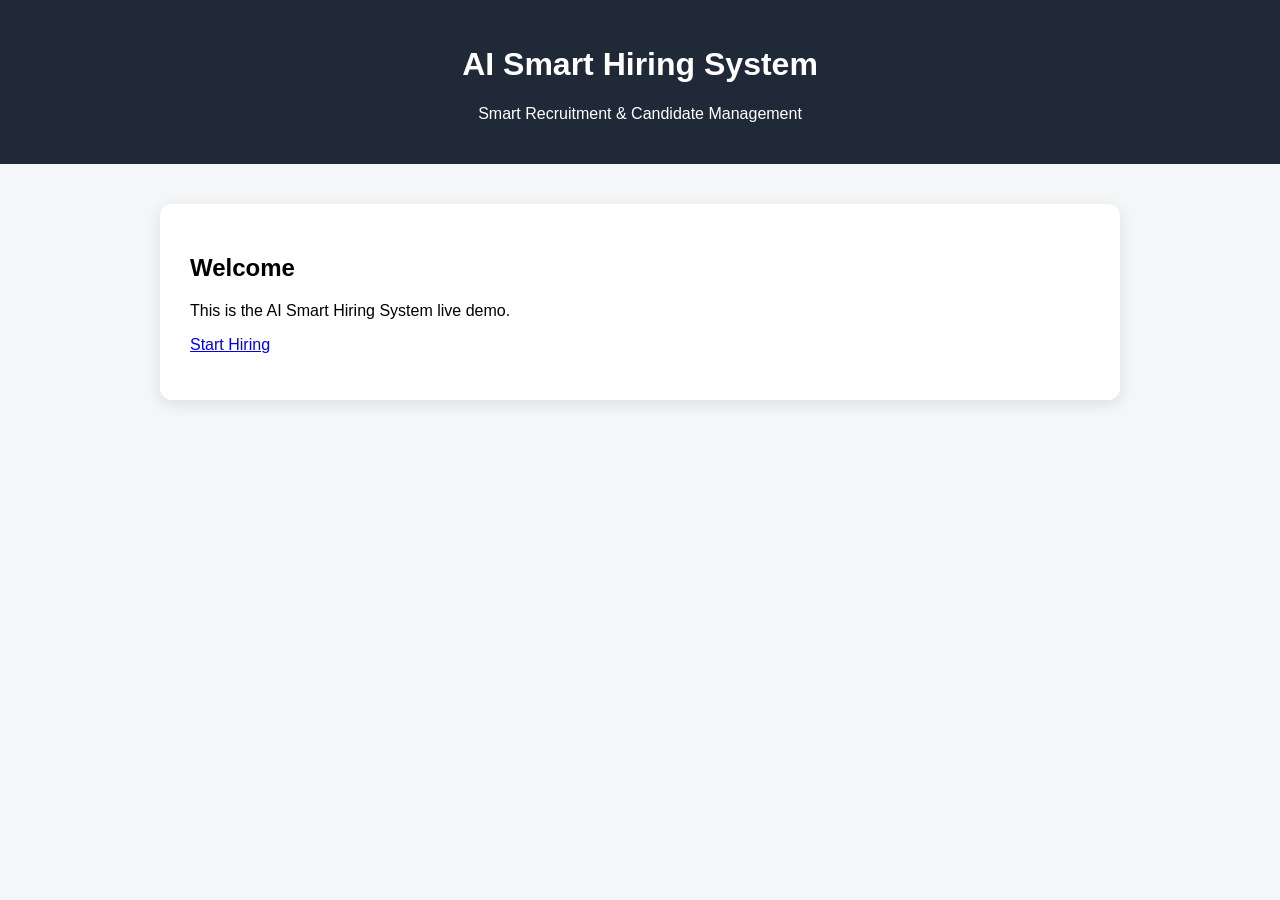
<file: index.html>
<!DOCTYPE html>
<html lang="en">
<head>
    <meta charset="UTF-8">
    <meta name="viewport" content="width=device-width, initial-scale=1.0">
    <title>AI Smart Hiring System</title>

    <style>
        body {
            font-family: Arial, sans-serif;
            margin: 0;
            background: #f4f6f8;
        }

        header {
            background: #1f2937;
            color: white;
            padding: 25px;
            text-align: center;
        }

        .container {
            max-width: 900px;
            margin: 40px auto;
            padding: 30px;
            background: white;
            border-radius: 12px;
            box-shadow: 0 4px 15px rgba(0,0,0,0.1);
        }

        button {
            padding: 12px 20px;
            border: none;
            border-radius: 6px;
            cursor: pointer;
            background: #2563eb;
            color: white;
            font-size: 16px;
        }
    </style>
</head>

<body>

<header>
    <h1>AI Smart Hiring System</h1>
    <p>Smart Recruitment & Candidate Management</p>
</header>

<div class="container">
    <h2>Welcome</h2>
    <p>
        This is the AI Smart Hiring System live demo.
    </p>

    <a href="add_job.html" class="start-btn">
    Start Hiring
</a>

    <p id="message"></p>
</div>

<script>
function showMessage() {
    document.getElementById("message").innerText =
        "Welcome to the AI Smart Hiring System!";
}
</script>

</body>
</html>
</file>
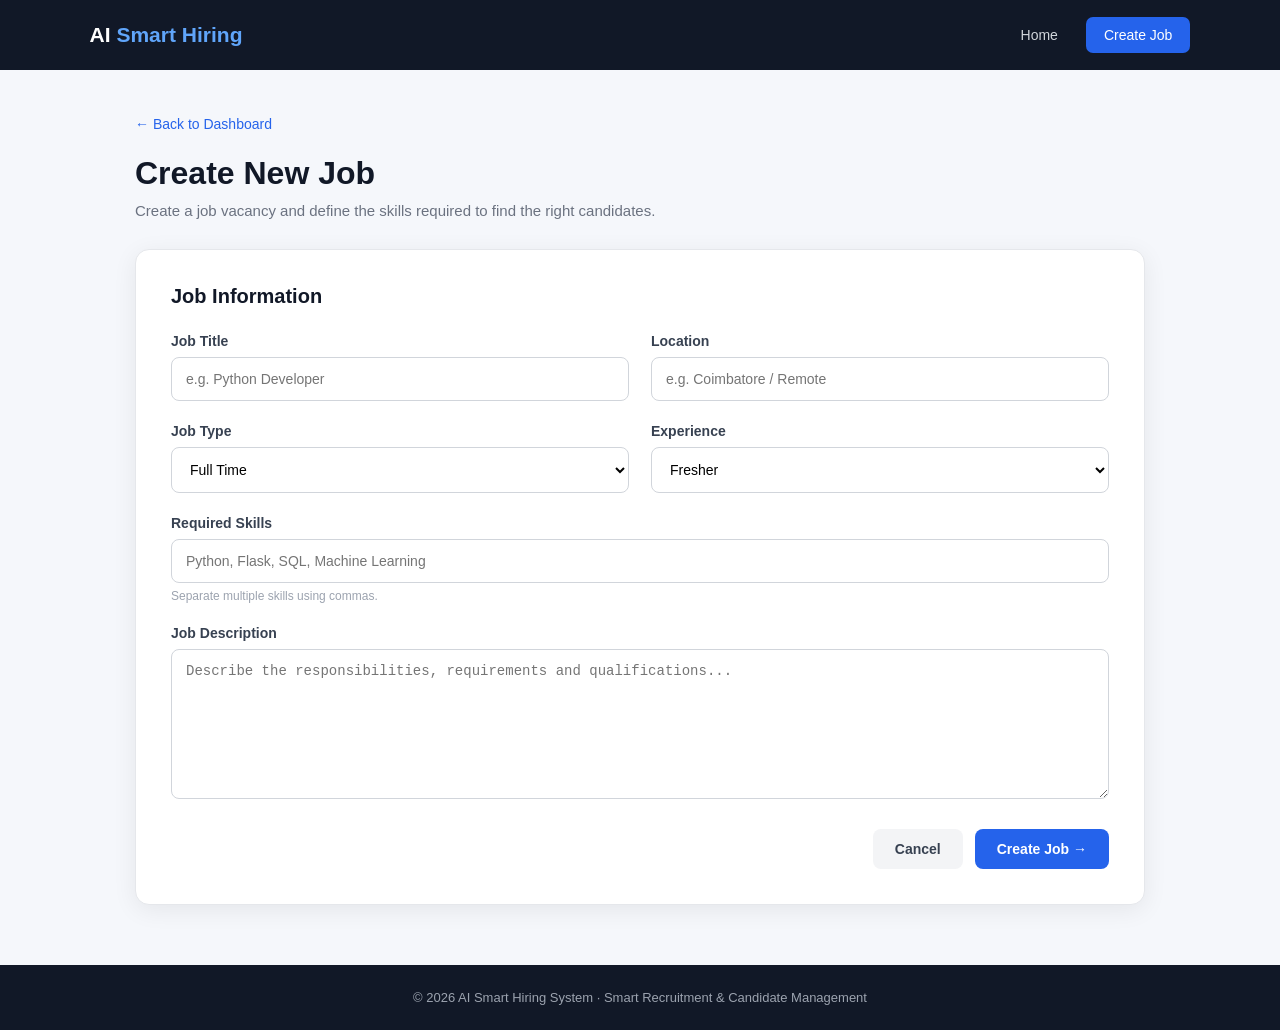
<file: add_job.html>
<!DOCTYPE html>
<html lang="en">
<head>
    <meta charset="UTF-8">
    <meta name="viewport" content="width=device-width, initial-scale=1.0">

    <title>Create New Job | AI Smart Hiring</title>

    <style>
        * {
            box-sizing: border-box;
            margin: 0;
            padding: 0;
        }

        body {
            font-family: Arial, Helvetica, sans-serif;
            background: #f5f7fb;
            color: #1f2937;
        }

        /* NAVBAR */
        .navbar {
            height: 70px;
            background: #111827;
            display: flex;
            align-items: center;
            justify-content: space-between;
            padding: 0 7%;
            color: white;
        }

        .logo {
            font-size: 21px;
            font-weight: bold;
        }

        .logo span {
            color: #60a5fa;
        }

        .nav-links {
            display: flex;
            gap: 28px;
            align-items: center;
        }

        .nav-links a {
            color: #d1d5db;
            text-decoration: none;
            font-size: 14px;
        }

        .nav-links a:hover {
            color: white;
        }

        .nav-btn {
            background: #2563eb;
            color: white !important;
            padding: 10px 18px;
            border-radius: 7px;
        }

        /* MAIN */
        .page {
            max-width: 1050px;
            margin: 45px auto;
            padding: 0 20px;
        }

        .back {
            color: #2563eb;
            text-decoration: none;
            font-size: 14px;
        }

        .title-section {
            margin-top: 22px;
            margin-bottom: 30px;
        }

        .title-section h1 {
            font-size: 32px;
            margin-bottom: 10px;
            color: #111827;
        }

        .title-section p {
            color: #6b7280;
            font-size: 15px;
        }

        /* CARD */
        .card {
            background: white;
            border-radius: 14px;
            padding: 35px;
            box-shadow: 0 5px 25px rgba(0, 0, 0, 0.07);
            border: 1px solid #e5e7eb;
        }

        .section-title {
            font-size: 20px;
            font-weight: bold;
            margin-bottom: 25px;
            color: #111827;
        }

        .form-grid {
            display: grid;
            grid-template-columns: 1fr 1fr;
            gap: 22px;
        }

        .form-group {
            display: flex;
            flex-direction: column;
        }

        .full {
            grid-column: 1 / -1;
        }

        label {
            font-size: 14px;
            font-weight: 600;
            margin-bottom: 8px;
            color: #374151;
        }

        input,
        textarea,
        select {
            width: 100%;
            padding: 13px 14px;
            border: 1px solid #d1d5db;
            border-radius: 8px;
            font-size: 14px;
            outline: none;
            background: #fff;
            transition: 0.2s;
        }

        input:focus,
        textarea:focus,
        select:focus {
            border-color: #2563eb;
            box-shadow: 0 0 0 3px rgba(37, 99, 235, 0.1);
        }

        textarea {
            min-height: 150px;
            resize: vertical;
        }

        .hint {
            font-size: 12px;
            color: #9ca3af;
            margin-top: 6px;
        }

        /* BUTTONS */
        .actions {
            margin-top: 30px;
            display: flex;
            justify-content: flex-end;
            gap: 12px;
        }

        .btn {
            padding: 12px 22px;
            border-radius: 8px;
            font-size: 14px;
            font-weight: 600;
            cursor: pointer;
            text-decoration: none;
            border: none;
        }

        .cancel {
            background: #f3f4f6;
            color: #374151;
        }

        .cancel:hover {
            background: #e5e7eb;
        }

        .submit {
            background: #2563eb;
            color: white;
        }

        .submit:hover {
            background: #1d4ed8;
        }

        /* SUCCESS MESSAGE */
        .success {
            display: none;
            margin-top: 20px;
            padding: 14px;
            border-radius: 8px;
            background: #ecfdf5;
            color: #047857;
            border: 1px solid #a7f3d0;
        }

        /* FOOTER */
        footer {
            margin-top: 60px;
            background: #111827;
            color: #9ca3af;
            text-align: center;
            padding: 25px;
            font-size: 13px;
        }

        /* MOBILE */
        @media (max-width: 700px) {
            .navbar {
                padding: 0 20px;
            }

            .nav-links {
                display: none;
            }

            .form-grid {
                grid-template-columns: 1fr;
            }

            .full {
                grid-column: auto;
            }

            .card {
                padding: 22px;
            }

            .title-section h1 {
                font-size: 26px;
            }

            .actions {
                flex-direction: column;
            }

            .btn {
                width: 100%;
                text-align: center;
            }
        }
    </style>
</head>

<body>

    <!-- NAVBAR -->
    <nav class="navbar">

        <div class="logo">
            AI <span>Smart Hiring</span>
        </div>

        <div class="nav-links">
            <a href="index.html">Home</a>
            <a href="add_job.html" class="nav-btn">Create Job</a>
        </div>

    </nav>


    <!-- MAIN CONTENT -->
    <main class="page">

        <a href="index.html" class="back">
            ← Back to Dashboard
        </a>

        <div class="title-section">
            <h1>Create New Job</h1>
            <p>
                Create a job vacancy and define the skills required
                to find the right candidates.
            </p>
        </div>


        <div class="card">

            <div class="section-title">
                Job Information
            </div>

            <form id="jobForm">

                <div class="form-grid">

                    <!-- JOB TITLE -->
                    <div class="form-group">
                        <label for="jobTitle">Job Title</label>

                        <input
                            type="text"
                            id="jobTitle"
                            placeholder="e.g. Python Developer"
                            required
                        >
                    </div>


                    <!-- LOCATION -->
                    <div class="form-group">
                        <label for="location">Location</label>

                        <input
                            type="text"
                            id="location"
                            placeholder="e.g. Coimbatore / Remote"
                            required
                        >
                    </div>


                    <!-- JOB TYPE -->
                    <div class="form-group">
                        <label for="jobType">Job Type</label>

                        <select id="jobType">
                            <option>Full Time</option>
                            <option>Part Time</option>
                            <option>Internship</option>
                            <option>Contract</option>
                        </select>
                    </div>


                    <!-- EXPERIENCE -->
                    <div class="form-group">
                        <label for="experience">Experience</label>

                        <select id="experience">
                            <option>Fresher</option>
                            <option>0 - 2 Years</option>
                            <option>2 - 5 Years</option>
                            <option>5+ Years</option>
                        </select>
                    </div>


                    <!-- SKILLS -->
                    <div class="form-group full">

                        <label for="skills">
                            Required Skills
                        </label>

                        <input
                            type="text"
                            id="skills"
                            placeholder="Python, Flask, SQL, Machine Learning"
                            required
                        >

                        <div class="hint">
                            Separate multiple skills using commas.
                        </div>

                    </div>


                    <!-- DESCRIPTION -->
                    <div class="form-group full">

                        <label for="description">
                            Job Description
                        </label>

                        <textarea
                            id="description"
                            placeholder="Describe the responsibilities, requirements and qualifications..."
                            required
                        ></textarea>

                    </div>

                </div>


                <!-- BUTTONS -->
                <div class="actions">

                    <a href="index.html" class="btn cancel">
                        Cancel
                    </a>

                    <button type="submit" class="btn submit">
                        Create Job →
                    </button>

                </div>


                <div id="successMessage" class="success">
                    ✓ Job created successfully!
                </div>

            </form>

        </div>

    </main>


    <!-- FOOTER -->
    <footer>
        © 2026 AI Smart Hiring System · Smart Recruitment & Candidate Management
    </footer>


    <script>

        document.getElementById("jobForm").addEventListener("submit", function(event) {

            event.preventDefault();

            document.getElementById("successMessage").style.display = "block";

            window.scrollTo({
                top: document.body.scrollHeight,
                behavior: "smooth"
            });

        });

    </script>

</body>
</html>
</file>
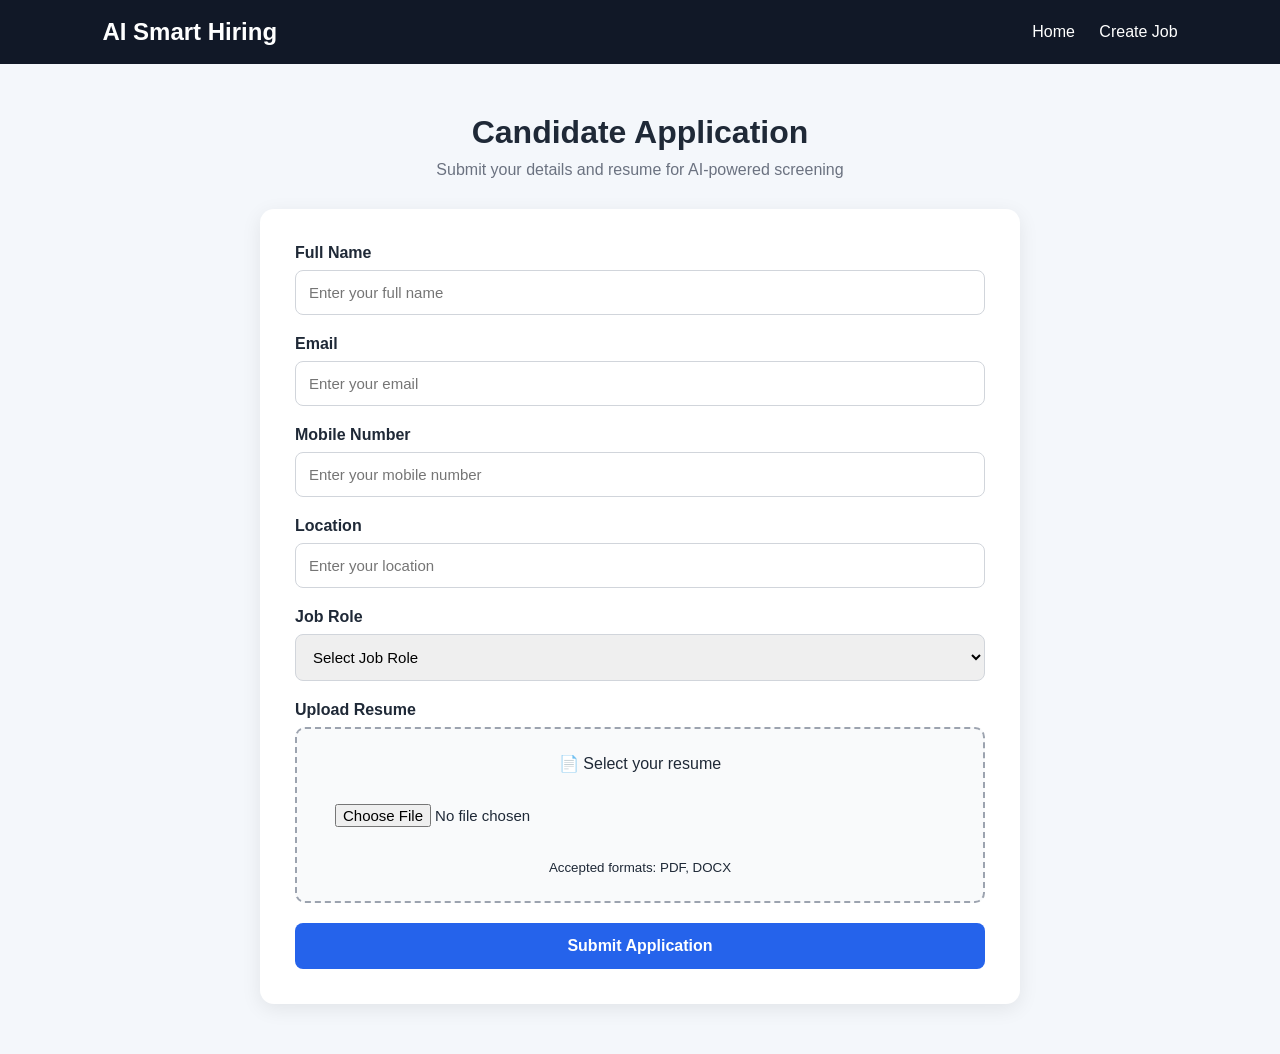
<file: candidate.html>
<!DOCTYPE html>
<html lang="en">
<head>
    <meta charset="UTF-8">
    <meta name="viewport" content="width=device-width, initial-scale=1.0">

    <title>Candidate Application - AI Smart Hiring</title>

    <style>
        * {
            box-sizing: border-box;
            margin: 0;
            padding: 0;
        }

        body {
            font-family: Arial, sans-serif;
            background: #f4f7fb;
            color: #1f2937;
        }

        nav {
            background: #111827;
            padding: 18px 8%;
            display: flex;
            justify-content: space-between;
            align-items: center;
        }

        nav h2 {
            color: white;
        }

        nav a {
            color: white;
            text-decoration: none;
            margin-left: 20px;
        }

        .container {
            max-width: 800px;
            margin: 50px auto;
            padding: 0 20px;
        }

        .header {
            text-align: center;
            margin-bottom: 30px;
        }

        .header h1 {
            font-size: 32px;
            margin-bottom: 10px;
        }

        .header p {
            color: #6b7280;
        }

        .card {
            background: white;
            padding: 35px;
            border-radius: 14px;
            box-shadow: 0 5px 20px rgba(0,0,0,0.08);
        }

        .form-group {
            margin-bottom: 20px;
        }

        label {
            display: block;
            font-weight: bold;
            margin-bottom: 8px;
        }

        input,
        select {
            width: 100%;
            padding: 13px;
            border: 1px solid #d1d5db;
            border-radius: 8px;
            font-size: 15px;
        }

        input:focus,
        select:focus {
            outline: none;
            border-color: #2563eb;
        }

        .resume-box {
            border: 2px dashed #9ca3af;
            padding: 25px;
            text-align: center;
            border-radius: 10px;
            background: #f9fafb;
        }

        .resume-box input {
            border: none;
            background: transparent;
        }

        .submit-btn {
            width: 100%;
            padding: 14px;
            background: #2563eb;
            color: white;
            border: none;
            border-radius: 8px;
            font-size: 16px;
            font-weight: bold;
            cursor: pointer;
        }

        .submit-btn:hover {
            background: #1d4ed8;
        }
    </style>
</head>

<body>

<nav>
    <h2>AI Smart Hiring</h2>

    <div>
        <a href="index.html">Home</a>
        <a href="add_job.html">Create Job</a>
    </div>
</nav>

<div class="container">

    <div class="header">
        <h1>Candidate Application</h1>
        <p>Submit your details and resume for AI-powered screening</p>
    </div>

    <div class="card">

        <!-- Flask backend receives this form -->
        <form action="/candidate" method="POST" enctype="multipart/form-data">

            <div class="form-group">
                <label>Full Name</label>

                <input
                    type="text"
                    name="name"
                    placeholder="Enter your full name"
                    required>
            </div>

            <div class="form-group">
                <label>Email</label>

                <input
                    type="email"
                    name="email"
                    placeholder="Enter your email"
                    required>
            </div>

            <div class="form-group">
                <label>Mobile Number</label>

                <input
                    type="tel"
                    name="mobile"
                    placeholder="Enter your mobile number"
                    required>
            </div>

            <div class="form-group">
                <label>Location</label>

                <input
                    type="text"
                    name="location"
                    placeholder="Enter your location"
                    required>
            </div>

            <div class="form-group">
                <label>Job Role</label>

                <select name="job_role" required>

                    <option value="">
                        Select Job Role
                    </option>

                    <option value="Python Developer">
                        Python Developer
                    </option>

                    <option value="Java Developer">
                        Java Developer
                    </option>

                    <option value="Web Developer">
                        Web Developer
                    </option>

                    <option value="Full Stack Developer">
                        Full Stack Developer
                    </option>

                    <option value="Data Analyst">
                        Data Analyst
                    </option>

                    <option value="Data Scientist">
                        Data Scientist
                    </option>

                    <option value="Software Engineer">
                        Software Engineer
                    </option>

                </select>
            </div>

            <div class="form-group">

                <label>Upload Resume</label>

                <div class="resume-box">

                    <p>📄 Select your resume</p>

                    <br>

                    <input
                        type="file"
                        name="resume"
                        accept=".pdf,.docx"
                        required>

                    <br><br>

                    <small>
                        Accepted formats: PDF, DOCX
                    </small>

                </div>

            </div>

            <button
                class="submit-btn"
                type="submit">

                Submit Application

            </button>

        </form>

    </div>

</div>

</body>
</html>
</file>
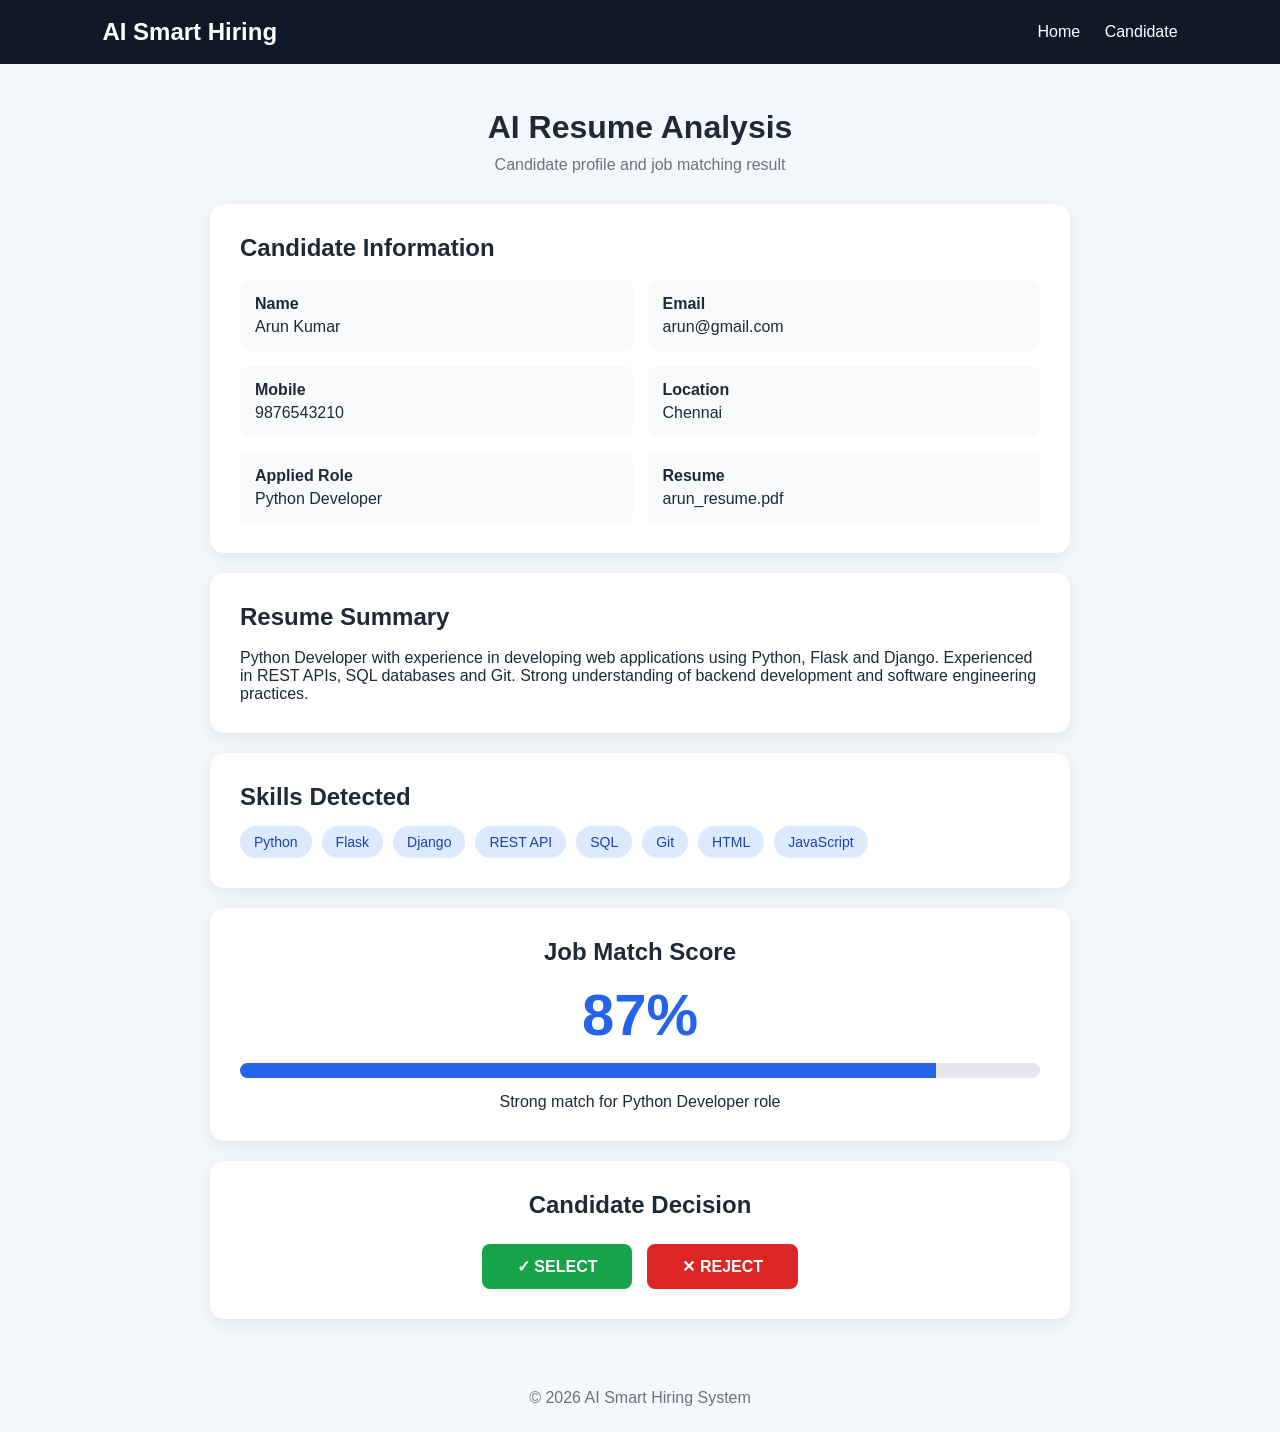
<file: resume_result.html>
<!DOCTYPE html>
<html lang="en">
<head>
    <meta charset="UTF-8">
    <meta name="viewport" content="width=device-width, initial-scale=1.0">

    <title>Resume Analysis - AI Smart Hiring</title>

    <style>
        * {
            box-sizing: border-box;
            margin: 0;
            padding: 0;
        }

        body {
            font-family: Arial, sans-serif;
            background: #f4f7fb;
            color: #1f2937;
        }

        nav {
            background: #111827;
            padding: 18px 8%;
            display: flex;
            justify-content: space-between;
            align-items: center;
        }

        nav h2 {
            color: white;
        }

        nav a {
            color: white;
            text-decoration: none;
            margin-left: 20px;
        }

        .container {
            max-width: 900px;
            margin: 45px auto;
            padding: 0 20px;
        }

        .title {
            text-align: center;
            margin-bottom: 30px;
        }

        .title h1 {
            margin-bottom: 10px;
        }

        .title p {
            color: #6b7280;
        }

        .card {
            background: white;
            padding: 30px;
            border-radius: 14px;
            margin-bottom: 20px;
            box-shadow: 0 5px 18px rgba(0,0,0,0.08);
        }

        .candidate-info {
            display: grid;
            grid-template-columns: 1fr 1fr;
            gap: 15px;
        }

        .info {
            padding: 15px;
            background: #f9fafb;
            border-radius: 8px;
        }

        .info strong {
            display: block;
            margin-bottom: 5px;
        }

        .skills {
            display: flex;
            flex-wrap: wrap;
            gap: 10px;
            margin-top: 15px;
        }

        .skill {
            background: #dbeafe;
            color: #1e40af;
            padding: 8px 14px;
            border-radius: 20px;
            font-size: 14px;
        }

        .score-box {
            text-align: center;
        }

        .score {
            font-size: 58px;
            font-weight: bold;
            color: #2563eb;
            margin: 15px 0;
        }

        .match-bar {
            height: 15px;
            background: #e5e7eb;
            border-radius: 10px;
            overflow: hidden;
        }

        .match-fill {
            width: 87%;
            height: 100%;
            background: #2563eb;
        }

        .decision {
            display: flex;
            gap: 15px;
            justify-content: center;
            margin-top: 25px;
        }

        .btn {
            padding: 13px 35px;
            border: none;
            border-radius: 8px;
            font-size: 16px;
            font-weight: bold;
            cursor: pointer;
        }

        .select-btn {
            background: #16a34a;
            color: white;
        }

        .reject-btn {
            background: #dc2626;
            color: white;
        }

        #decision-message {
            display: none;
            margin-top: 20px;
            padding: 15px;
            text-align: center;
            border-radius: 8px;
            font-weight: bold;
        }

        footer {
            text-align: center;
            padding: 25px;
            color: #6b7280;
        }

        @media (max-width: 600px) {
            .candidate-info {
                grid-template-columns: 1fr;
            }

            .decision {
                flex-direction: column;
            }
        }
    </style>
</head>

<body>

<nav>
    <h2>AI Smart Hiring</h2>

    <div>
        <a href="index.html">Home</a>
        <a href="candidate.html">Candidate</a>
    </div>
</nav>

<div class="container">

    <div class="title">
        <h1>AI Resume Analysis</h1>
        <p>Candidate profile and job matching result</p>
    </div>

    <!-- Candidate Information -->
    <div class="card">

        <h2>Candidate Information</h2>

        <br>

        <div class="candidate-info">

            <div class="info">
                <strong>Name</strong>
                Arun Kumar
            </div>

            <div class="info">
                <strong>Email</strong>
                arun@gmail.com
            </div>

            <div class="info">
                <strong>Mobile</strong>
                9876543210
            </div>

            <div class="info">
                <strong>Location</strong>
                Chennai
            </div>

            <div class="info">
                <strong>Applied Role</strong>
                Python Developer
            </div>

            <div class="info">
                <strong>Resume</strong>
                arun_resume.pdf
            </div>

        </div>

    </div>

    <!-- Resume Summary -->
    <div class="card">

        <h2>Resume Summary</h2>

        <br>

        <p>
            Python Developer with experience in developing web applications
            using Python, Flask and Django. Experienced in REST APIs,
            SQL databases and Git. Strong understanding of backend
            development and software engineering practices.
        </p>

    </div>

    <!-- Skills -->
    <div class="card">

        <h2>Skills Detected</h2>

        <div class="skills">

            <span class="skill">Python</span>
            <span class="skill">Flask</span>
            <span class="skill">Django</span>
            <span class="skill">REST API</span>
            <span class="skill">SQL</span>
            <span class="skill">Git</span>
            <span class="skill">HTML</span>
            <span class="skill">JavaScript</span>

        </div>

    </div>

    <!-- Score -->
    <div class="card score-box">

        <h2>Job Match Score</h2>

        <div class="score">87%</div>

        <div class="match-bar">
            <div class="match-fill"></div>
        </div>

        <p style="margin-top:15px;">
            Strong match for Python Developer role
        </p>

    </div>

    <!-- Decision -->
    <div class="card">

        <h2 style="text-align:center;">
            Candidate Decision
        </h2>

        <div class="decision">

            <button
                class="btn select-btn"
                onclick="selectCandidate()">
                ✓ SELECT
            </button>

            <button
                class="btn reject-btn"
                onclick="rejectCandidate()">
                ✕ REJECT
            </button>

        </div>

        <div id="decision-message"></div>

    </div>

</div>

<footer>
    © 2026 AI Smart Hiring System
</footer>

<script>

function selectCandidate() {

    const message =
        document.getElementById("decision-message");

    message.style.display = "block";
    message.style.background = "#dcfce7";
    message.style.color = "#166534";

    message.innerHTML =
        "✓ Candidate selected successfully!";
}

function rejectCandidate() {

    const message =
        document.getElementById("decision-message");

    message.style.display = "block";
    message.style.background = "#fee2e2";
    message.style.color = "#991b1b";

    message.innerHTML =
        "✕ Candidate rejected.";
}

</script>

</body>
</html>
</file>
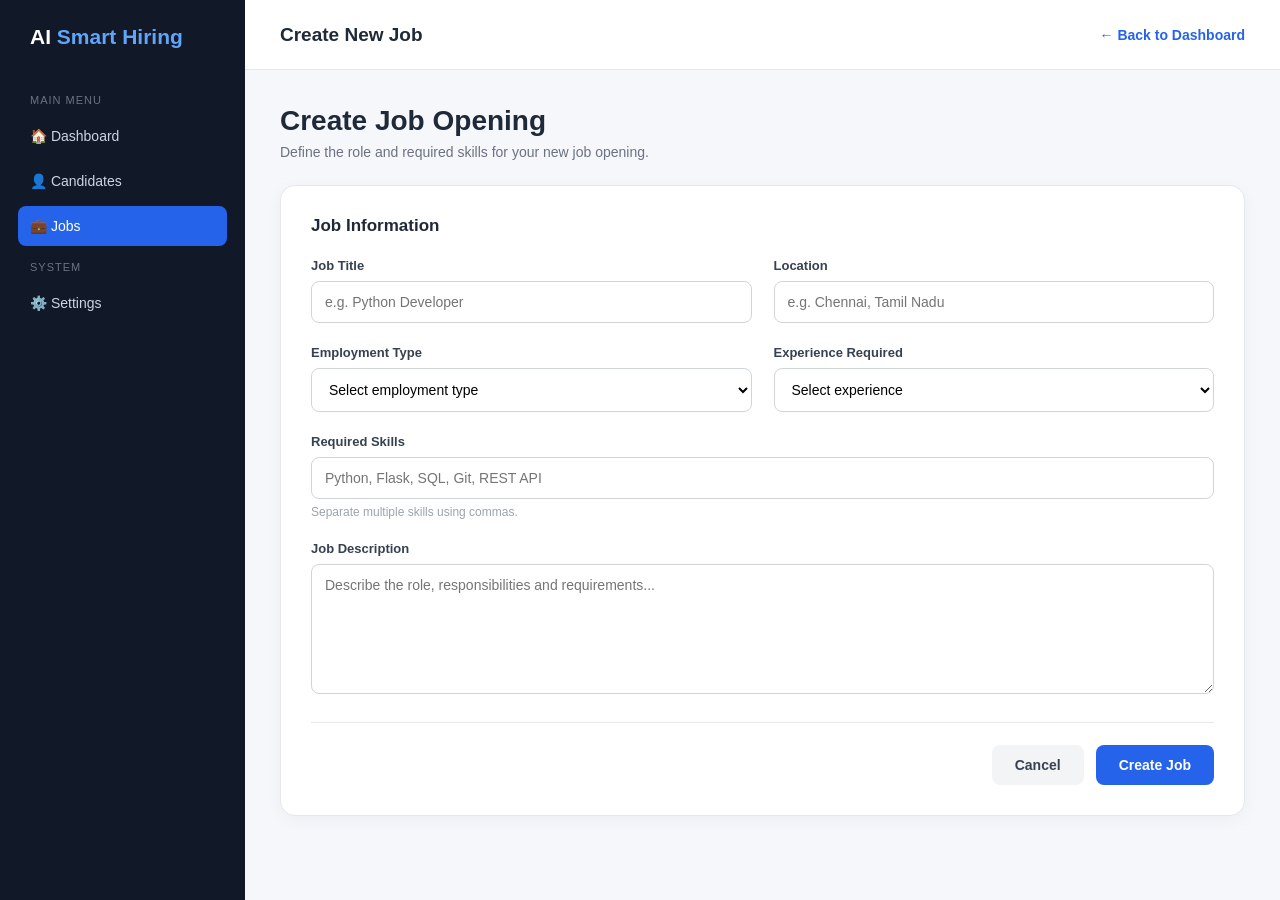
<file: templates/add_job.html>
<!DOCTYPE html>
<html lang="en">
<head>
    <meta charset="UTF-8">
    <meta name="viewport" content="width=device-width, initial-scale=1.0">

    <title>Create Job | AI Smart Hiring</title>

    <style>
        * {
            margin: 0;
            padding: 0;
            box-sizing: border-box;
            font-family: Arial, Helvetica, sans-serif;
        }

        body {
            background: #f5f7fb;
            color: #1f2937;
        }

        /* SIDEBAR */
        .sidebar {
            position: fixed;
            left: 0;
            top: 0;
            width: 245px;
            height: 100vh;
            background: #111827;
            padding: 25px 18px;
        }

        .brand {
            color: white;
            font-size: 21px;
            font-weight: 700;
            padding: 0 12px 30px;
        }

        .brand span {
            color: #60a5fa;
        }

        .menu-title {
            color: #6b7280;
            font-size: 11px;
            text-transform: uppercase;
            margin: 15px 12px 10px;
            letter-spacing: 1px;
        }

        .menu a {
            display: block;
            text-decoration: none;
            color: #cbd5e1;
            padding: 12px;
            border-radius: 8px;
            margin-bottom: 5px;
            font-size: 14px;
        }

        .menu a:hover,
        .menu a.active {
            background: #2563eb;
            color: white;
        }

        /* MAIN */
        .main {
            margin-left: 245px;
            min-height: 100vh;
        }

        /* TOPBAR */
        .topbar {
            height: 70px;
            background: white;
            border-bottom: 1px solid #e5e7eb;
            display: flex;
            align-items: center;
            justify-content: space-between;
            padding: 0 35px;
        }

        .topbar h2 {
            font-size: 19px;
        }

        .back-link {
            text-decoration: none;
            color: #2563eb;
            font-size: 14px;
            font-weight: 600;
        }

        /* CONTENT */
        .content {
            padding: 35px;
            max-width: 1050px;
        }

        .page-title {
            margin-bottom: 25px;
        }

        .page-title h1 {
            font-size: 28px;
            margin-bottom: 7px;
        }

        .page-title p {
            color: #6b7280;
            font-size: 14px;
        }

        /* CARD */
        .job-card {
            background: white;
            border: 1px solid #e5e7eb;
            border-radius: 15px;
            padding: 30px;
            box-shadow: 0 4px 18px rgba(15, 23, 42, 0.04);
        }

        .section-title {
            font-size: 17px;
            font-weight: 700;
            margin-bottom: 22px;
        }

        /* FORM */
        .form-grid {
            display: grid;
            grid-template-columns: 1fr 1fr;
            gap: 22px;
        }

        .form-group {
            display: flex;
            flex-direction: column;
        }

        .full {
            grid-column: 1 / -1;
        }

        label {
            font-size: 13px;
            font-weight: 600;
            color: #374151;
            margin-bottom: 8px;
        }

        input,
        select,
        textarea {
            width: 100%;
            border: 1px solid #d1d5db;
            border-radius: 8px;
            padding: 12px 13px;
            font-size: 14px;
            outline: none;
            background: white;
        }

        textarea {
            min-height: 130px;
            resize: vertical;
        }

        input:focus,
        select:focus,
        textarea:focus {
            border-color: #2563eb;
            box-shadow: 0 0 0 3px rgba(37, 99, 235, 0.08);
        }

        /* SKILLS */
        .skills-help {
            font-size: 12px;
            color: #9ca3af;
            margin-top: 6px;
        }

        /* ACTIONS */
        .actions {
            display: flex;
            justify-content: flex-end;
            gap: 12px;
            border-top: 1px solid #e5e7eb;
            margin-top: 28px;
            padding-top: 22px;
        }

        .btn {
            padding: 12px 23px;
            border-radius: 8px;
            font-size: 14px;
            font-weight: 600;
            text-decoration: none;
            cursor: pointer;
            border: none;
        }

        .cancel {
            background: #f3f4f6;
            color: #374151;
        }

        .cancel:hover {
            background: #e5e7eb;
        }

        .create {
            background: #2563eb;
            color: white;
        }

        .create:hover {
            background: #1d4ed8;
        }

        /* MOBILE */
        @media (max-width: 800px) {

            .sidebar {
                width: 70px;
                padding: 20px 10px;
            }

            .brand {
                font-size: 0;
                text-align: center;
            }

            .brand span {
                font-size: 22px;
            }

            .menu-title,
            .menu a span {
                display: none;
            }

            .menu a {
                text-align: center;
                font-size: 20px;
            }

            .main {
                margin-left: 70px;
            }

            .content {
                padding: 22px;
            }

            .form-grid {
                grid-template-columns: 1fr;
            }

            .full {
                grid-column: auto;
            }
        }

        @media (max-width: 550px) {

            .topbar {
                padding: 0 18px;
            }

            .topbar h2 {
                font-size: 16px;
            }

            .job-card {
                padding: 20px;
            }

            .actions {
                flex-direction: column;
            }

            .btn {
                width: 100%;
                text-align: center;
            }
        }
    </style>
</head>

<body>

<!-- SIDEBAR -->
<aside class="sidebar">

    <div class="brand">
        AI <span>Smart Hiring</span>
    </div>

    <div class="menu-title">
        Main Menu
    </div>

    <div class="menu">

        <a href="/">
            🏠 <span>Dashboard</span>
        </a>

        <a href="/candidate">
            👤 <span>Candidates</span>
        </a>

        <a href="/add-job" class="active">
            💼 <span>Jobs</span>
        </a>

    </div>

    <div class="menu-title">
        System
    </div>

    <div class="menu">

        <a href="#">
            ⚙️ <span>Settings</span>
        </a>

    </div>

</aside>


<!-- MAIN -->
<div class="main">

    <!-- TOPBAR -->
    <header class="topbar">

        <h2>Create New Job</h2>

        <a href="/" class="back-link">
            ← Back to Dashboard
        </a>

    </header>


    <!-- CONTENT -->
    <main class="content">

        <div class="page-title">

            <h1>Create Job Opening</h1>

            <p>
                Define the role and required skills for your new job opening.
            </p>

        </div>


        <div class="job-card">

            <div class="section-title">
                Job Information
            </div>


            <!-- FORM -->
            <form method="POST" action="/add-job">

                <div class="form-grid">

                    <!-- JOB TITLE -->
                    <div class="form-group">

                        <label for="job_title">
                            Job Title
                        </label>

                        <input
                            type="text"
                            id="job_title"
                            name="job_title"
                            placeholder="e.g. Python Developer"
                            required
                        >

                    </div>


                    <!-- LOCATION -->
                    <div class="form-group">

                        <label for="location">
                            Location
                        </label>

                        <input
                            type="text"
                            id="location"
                            name="location"
                            placeholder="e.g. Chennai, Tamil Nadu"
                            required
                        >

                    </div>


                    <!-- JOB TYPE -->
                    <div class="form-group">

                        <label for="job_type">
                            Employment Type
                        </label>

                        <select id="job_type" name="job_type" required>

                            <option value="">
                                Select employment type
                            </option>

                            <option value="Full Time">
                                Full Time
                            </option>

                            <option value="Part Time">
                                Part Time
                            </option>

                            <option value="Internship">
                                Internship
                            </option>

                            <option value="Contract">
                                Contract
                            </option>

                        </select>

                    </div>


                    <!-- EXPERIENCE -->
                    <div class="form-group">

                        <label for="experience">
                            Experience Required
                        </label>

                        <select id="experience" name="experience" required>

                            <option value="">
                                Select experience
                            </option>

                            <option value="Fresher">
                                Fresher
                            </option>

                            <option value="0-2 Years">
                                0 - 2 Years
                            </option>

                            <option value="2-5 Years">
                                2 - 5 Years
                            </option>

                            <option value="5+ Years">
                                5+ Years
                            </option>

                        </select>

                    </div>


                    <!-- SKILLS -->
                    <div class="form-group full">

                        <label for="skills">
                            Required Skills
                        </label>

                        <input
                            type="text"
                            id="skills"
                            name="skills"
                            placeholder="Python, Flask, SQL, Git, REST API"
                            required
                        >

                        <span class="skills-help">
                            Separate multiple skills using commas.
                        </span>

                    </div>


                    <!-- DESCRIPTION -->
                    <div class="form-group full">

                        <label for="description">
                            Job Description
                        </label>

                        <textarea
                            id="description"
                            name="description"
                            placeholder="Describe the role, responsibilities and requirements..."
                            required
                        ></textarea>

                    </div>

                </div>


                <!-- BUTTONS -->
                <div class="actions">

                    <a href="/" class="btn cancel">
                        Cancel
                    </a>

                    <button
                        type="submit"
                        class="btn create"
                    >
                        Create Job
                    </button>

                </div>

            </form>

        </div>

    </main>

</div>

</body>
</html>
</file>
